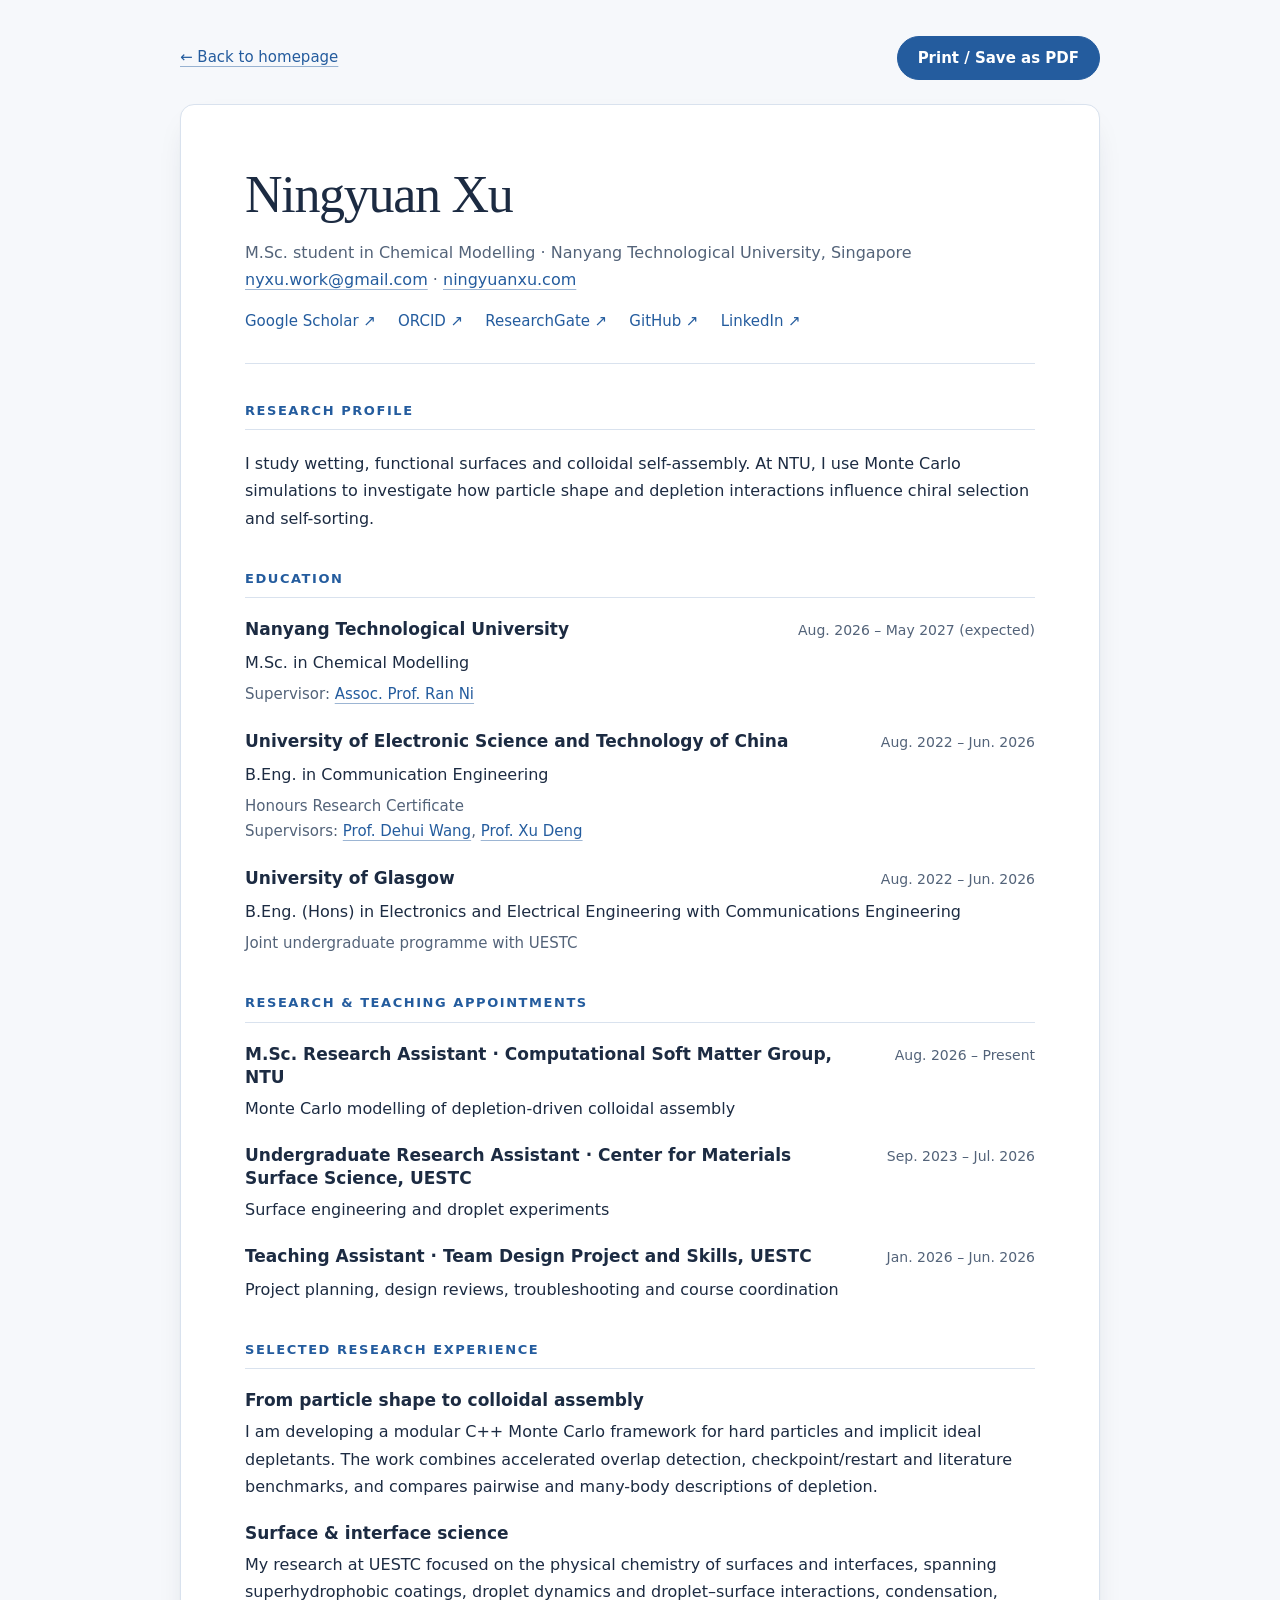
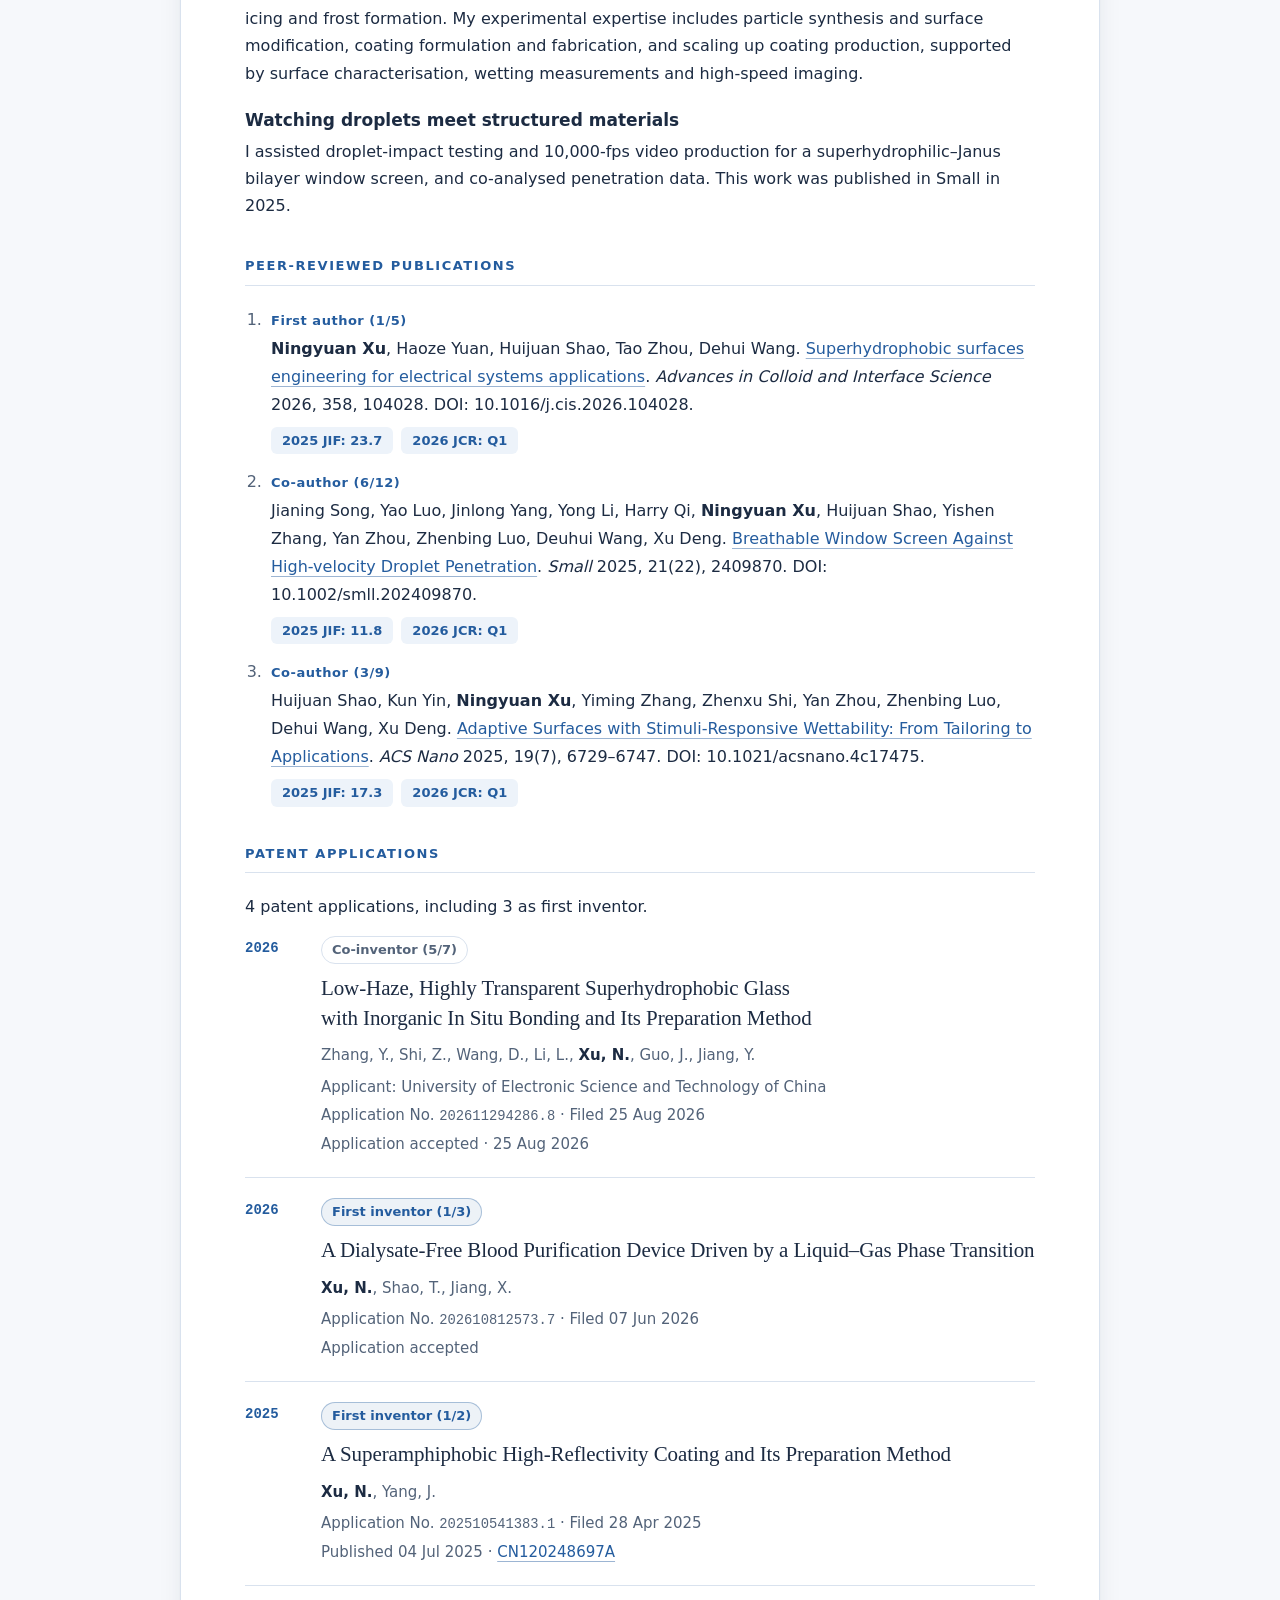
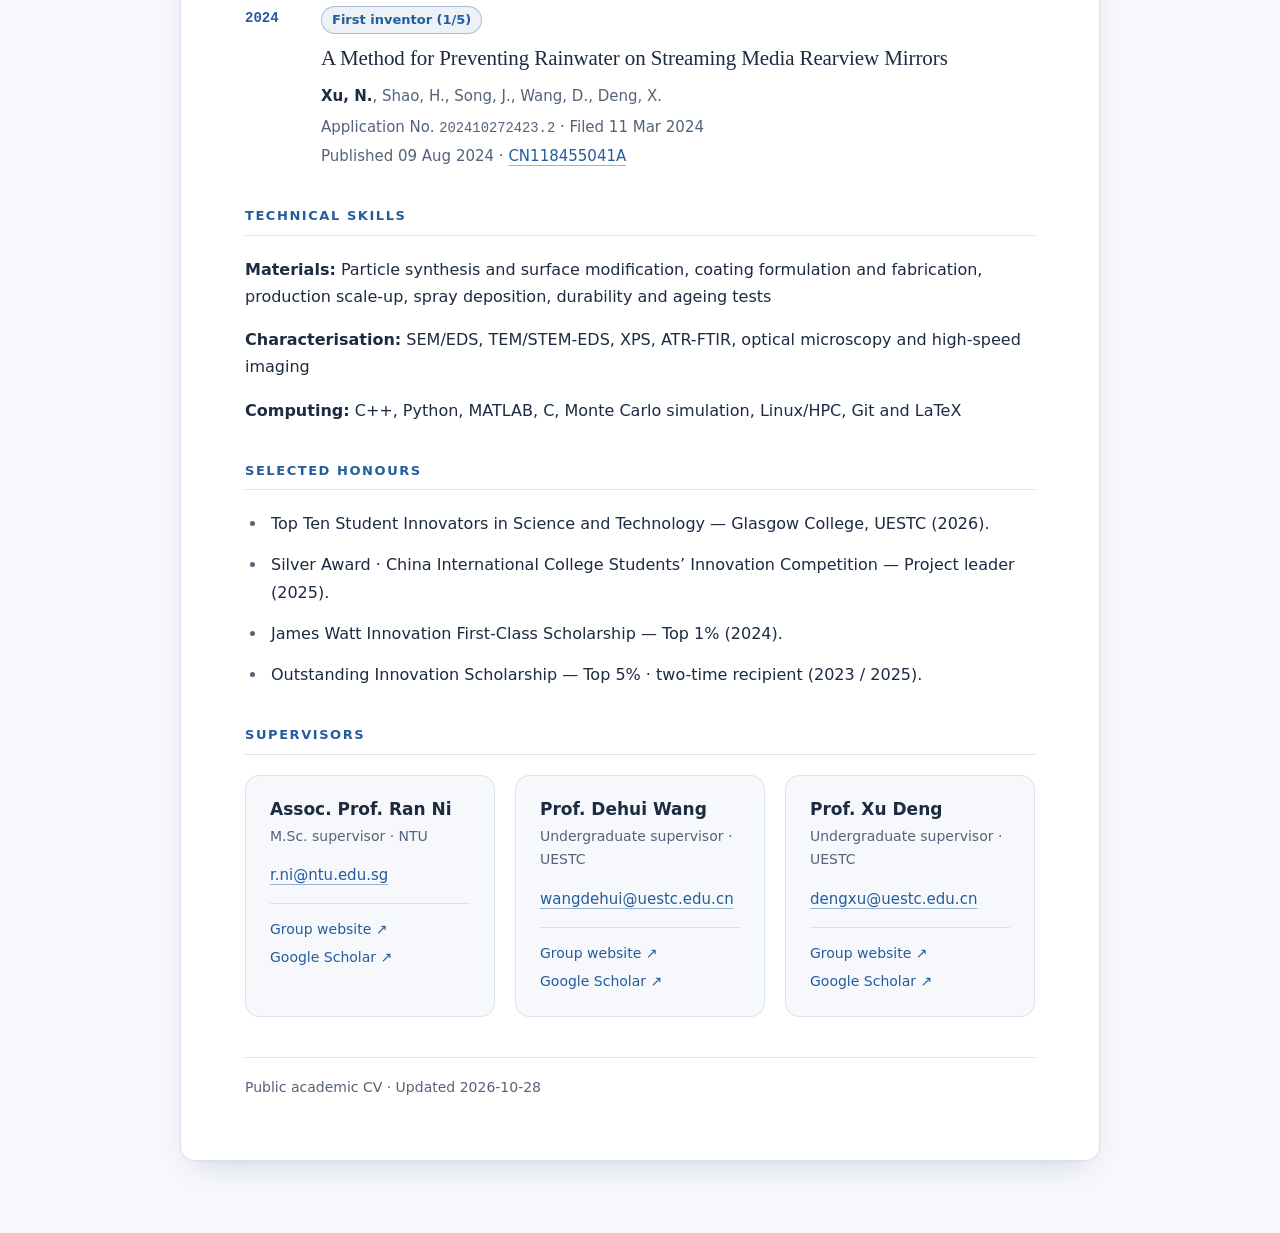
<file: cv.html>
<!doctype html>
<html lang="en">
<head>
  <meta charset="utf-8">
  <meta name="viewport" content="width=device-width, initial-scale=1">
  <title>Ningyuan Xu | Academic CV</title>
  <meta name="description" content="Ningyuan Xu — M.Sc. student at Nanyang Technological University, working on surface science, wetting and depletion-driven colloidal assembly.">
  <meta name="author" content="Ningyuan Xu">
  <meta name="theme-color" content="#f6f8fb" data-light="#f6f8fb" data-dark="#0f1a2b">
  <meta name="color-scheme" content="light dark">
  <script>(function(){var d=document.documentElement,t=null;try{t=localStorage.getItem('nx-theme')}catch(e){}if(t!=='light'&&t!=='dark'){t=window.matchMedia&&matchMedia('(prefers-color-scheme: dark)').matches?'dark':'light'}d.dataset.theme=t;d.classList.add('js-ready')})()</script>
  <link rel="canonical" href="https://ningyuanxu.com/cv.html">
  <link rel="icon" href="assets/images/favicon.svg?v=b222eb629ed3" type="image/svg+xml">
  <link rel="stylesheet" href="assets/css/style.css?v=4603ad6f7c7d">
  <meta property="og:type" content="website">
  <meta property="og:title" content="Ningyuan Xu | Academic CV">
  <meta property="og:description" content="Ningyuan Xu — M.Sc. student at Nanyang Technological University, working on surface science, wetting and depletion-driven colloidal assembly.">
  <meta property="og:url" content="https://ningyuanxu.com/cv.html">
  <meta property="og:image" content="https://ningyuanxu.com/assets/images/social-card.png?v=10083ef6175c">
  <meta property="og:image:width" content="1200">
  <meta property="og:image:height" content="630">
  <meta property="og:image:alt" content="Ningyuan Xu — Surface science and computational soft matter">
  <meta name="twitter:card" content="summary_large_image">
  <script type="application/ld+json">{"@context": "https://schema.org", "@type": "Person", "name": "Ningyuan Xu", "alternateName": "徐宁远", "url": "https://ningyuanxu.com/", "jobTitle": "M.Sc. student in Chemical Modelling", "affiliation": {"@type": "CollegeOrUniversity", "name": "Nanyang Technological University"}, "sameAs": ["https://scholar.google.com.hk/citations?user=4yB6phkAAAAJ&hl=en", "https://orcid.org/0009-0001-2545-4370", "https://www.researchgate.net/profile/Xu-Ningyuan?ev=hdr_xprf", "https://github.com/NingyuanXu0", "https://www.linkedin.com/in/ningyuan-xu-b059a7284/"], "knowsAbout": ["Wetting & interfacial transport", "Functional surface coatings", "Particle geometry & self-assembly", "Monte Carlo simulation"]}</script>
  <script src="assets/js/main.js?v=365ac3b0015d" defer></script>
  <meta name="ga4-measurement-id" content="G-VTM1PGWZ71">
  <script src="assets/js/analytics.js?v=02d1fb3fa1d0" defer></script>
</head>
<body id="top"><main class="wrap cv-page">
    <div class="cv-toolbar"><a href="index.html" class="text-link">← Back to homepage</a><button type="button" class="button" data-print>Print / Save as PDF</button></div>
    <article class="cv-sheet">
    <header class="cv-head"><h1>Ningyuan Xu</h1><p>M.Sc. student in Chemical Modelling · Nanyang Technological University, Singapore<br><a href="mailto:nyxu.work@gmail.com">nyxu.work@gmail.com</a> · <a href="https://ningyuanxu.com">ningyuanxu.com</a></p><div class="cv-profiles"><a href="https://scholar.google.com.hk/citations?user=4yB6phkAAAAJ&amp;hl=en" target="_blank" rel="noopener noreferrer" class="" >Google Scholar ↗</a><a href="https://orcid.org/0009-0001-2545-4370" target="_blank" rel="noopener noreferrer" class="" >ORCID ↗</a><a href="https://www.researchgate.net/profile/Xu-Ningyuan?ev=hdr_xprf" target="_blank" rel="noopener noreferrer" class="" >ResearchGate ↗</a><a href="https://github.com/NingyuanXu0" target="_blank" rel="noopener noreferrer" class="" >GitHub ↗</a><a href="https://www.linkedin.com/in/ningyuan-xu-b059a7284/" target="_blank" rel="noopener noreferrer" class="" >LinkedIn ↗</a></div></header>
    <section class="cv-section"><h2>Research profile</h2><p>I study wetting, functional surfaces and colloidal self-assembly. At NTU, I use Monte Carlo simulations to investigate how particle shape and depletion interactions influence chiral selection and self-sorting.</p></section>
    <section class="cv-section"><h2>Education</h2><div class="cv-entry"><h3>Nanyang Technological University</h3><time>Aug. 2026 – May 2027 (expected)</time><p>M.Sc. in Chemical Modelling</p><p>Supervisor: <a href="https://www3.ntu.edu.sg/home/r.ni/" target="_blank" rel="noopener noreferrer" class="" >Assoc. Prof. Ran Ni</a></p></div><div class="cv-entry"><h3>University of Electronic Science and Technology of China</h3><time>Aug. 2022 – Jun. 2026</time><p>B.Eng. in Communication Engineering</p><p>Honours Research Certificate<br>Supervisors: <a href="https://www.x-mol.com/groups/dengxu?lang=en" target="_blank" rel="noopener noreferrer" class="" >Prof. Dehui Wang</a>, <a href="https://www.x-mol.com/groups/dengxu?lang=en" target="_blank" rel="noopener noreferrer" class="" >Prof. Xu Deng</a></p></div><div class="cv-entry"><h3>University of Glasgow</h3><time>Aug. 2022 – Jun. 2026</time><p>B.Eng. (Hons) in Electronics and Electrical Engineering with Communications Engineering</p><p>Joint undergraduate programme with UESTC</p></div></section>
    <section class="cv-section"><h2>Research &amp; teaching appointments</h2><div class="cv-entry"><h3>M.Sc. Research Assistant · Computational Soft Matter Group, NTU</h3><time>Aug. 2026 – Present</time><p>Monte Carlo modelling of depletion-driven colloidal assembly</p></div><div class="cv-entry"><h3>Undergraduate Research Assistant · Center for Materials Surface Science, UESTC</h3><time>Sep. 2023 – Jul. 2026</time><p>Surface engineering and droplet experiments</p></div><div class="cv-entry"><h3>Teaching Assistant · Team Design Project and Skills, UESTC</h3><time>Jan. 2026 – Jun. 2026</time><p>Project planning, design reviews, troubleshooting and course coordination</p></div></section>
    <section class="cv-section"><h2>Selected research experience</h2><div class="cv-entry"><h3>From particle shape to colloidal assembly</h3><p>I am developing a modular C++ Monte Carlo framework for hard particles and implicit ideal depletants. The work combines accelerated overlap detection, checkpoint/restart and literature benchmarks, and compares pairwise and many-body descriptions of depletion.</p></div><div class="cv-entry"><h3>Surface &amp; interface science</h3><p>My research at UESTC focused on the physical chemistry of surfaces and interfaces, spanning superhydrophobic coatings, droplet dynamics and droplet–surface interactions, condensation, icing and frost formation. My experimental expertise includes particle synthesis and surface modification, coating formulation and fabrication, and scaling up coating production, supported by surface characterisation, wetting measurements and high-speed imaging.</p></div><div class="cv-entry"><h3>Watching droplets meet structured materials</h3><p>I assisted droplet-impact testing and 10,000-fps video production for a superhydrophilic–Janus bilayer window screen, and co-analysed penetration data. This work was published in Small in 2025.</p></div></section>
    <section class="cv-section"><h2>Peer-reviewed publications</h2><ol class="cv-list"><li class="cv-publication"><p class="cv-authorship">First author (1/5)</p><strong>Ningyuan Xu</strong>, Haoze Yuan, Huijuan Shao, Tao Zhou, Dehui Wang. <a href="https://doi.org/10.1016/j.cis.2026.104028" target="_blank" rel="noopener noreferrer" class="" >Superhydrophobic surfaces engineering for electrical systems applications</a>. <em>Advances in Colloid and Interface Science</em> 2026, 358, 104028. DOI: 10.1016/j.cis.2026.104028.<p class="journal-metrics"><a href="https://www.sciencedirect.com/journal/advances-in-colloid-and-interface-science" target="_blank" rel="noopener noreferrer" class="" title="Journal Impact Factor; opens metric source">2025 JIF: 23.7</a><span aria-hidden="true"> · </span><a href="https://referencecitationanalysis.com/InCiteJournalInfo?id=1178" target="_blank" rel="noopener noreferrer" class="" title="Journal Citation Reports quartile; opens source">2026 JCR: Q1</a></p></li><li class="cv-publication"><p class="cv-authorship">Co-author (6/12)</p>Jianing Song, Yao Luo, Jinlong Yang, Yong Li, Harry Qi, <strong>Ningyuan Xu</strong>, Huijuan Shao, Yishen Zhang, Yan Zhou, Zhenbing Luo, Deuhui Wang, Xu Deng. <a href="https://doi.org/10.1002/smll.202409870" target="_blank" rel="noopener noreferrer" class="" >Breathable Window Screen Against High-velocity Droplet Penetration</a>. <em>Small</em> 2025, 21(22), 2409870. DOI: 10.1002/smll.202409870.<p class="journal-metrics"><a href="https://onlinelibrary.wiley.com/journal/16136829" target="_blank" rel="noopener noreferrer" class="" title="Journal Impact Factor; opens metric source">2025 JIF: 11.8</a><span aria-hidden="true"> · </span><a href="https://manusights.com/blog/small-impact-factor" target="_blank" rel="noopener noreferrer" class="" title="Journal Citation Reports quartile; opens source">2026 JCR: Q1</a></p></li><li class="cv-publication"><p class="cv-authorship">Co-author (3/9)</p>Huijuan Shao, Kun Yin, <strong>Ningyuan Xu</strong>, Yiming Zhang, Zhenxu Shi, Yan Zhou, Zhenbing Luo, Dehui Wang, Xu Deng. <a href="https://doi.org/10.1021/acsnano.4c17475" target="_blank" rel="noopener noreferrer" class="" >Adaptive Surfaces with Stimuli-Responsive Wettability: From Tailoring to Applications</a>. <em>ACS Nano</em> 2025, 19(7), 6729–6747. DOI: 10.1021/acsnano.4c17475.<p class="journal-metrics"><a href="https://manusights.com/blog/acs-nano-impact-factor" target="_blank" rel="noopener noreferrer" class="" title="Journal Impact Factor; opens metric source">2025 JIF: 17.3</a><span aria-hidden="true"> · </span><a href="https://manusights.com/blog/acs-nano-impact-factor" target="_blank" rel="noopener noreferrer" class="" title="Journal Citation Reports quartile; opens source">2026 JCR: Q1</a></p></li></ol></section>
    <section class="cv-section"><h2>Patent applications</h2><p>4 patent applications, including 3 as first inventor.</p><div class="patent-list"><article class="patent" id="xu2026glass">
          <div class="pub-year">2026</div>
          <div class="patent-body">
            <div class="pub-kicker"><span class="author-role">Co-inventor (5/7)</span></div>
            <h3 class="patent-title">Low-Haze, Highly Transparent Superhydrophobic Glass with Inorganic In Situ Bonding and Its Preparation Method</h3>
            <p class="authors">Zhang, Y., Shi, Z., Wang, D., Li, L., <strong>Xu, N.</strong>, Guo, J., Jiang, Y.</p>
            <p class="patent-record">Applicant: University of Electronic Science and Technology of China</p>
            <p class="patent-record">Application No. <span class="record-number">202611294286.8</span> · Filed 25 Aug 2026</p>
            <p class="patent-record">Application accepted · 25 Aug 2026</p>
          </div>
        </article><article class="patent" id="xu2026purification">
          <div class="pub-year">2026</div>
          <div class="patent-body">
            <div class="pub-kicker"><span class="author-role is-lead">First inventor (1/3)</span></div>
            <h3 class="patent-title">A Dialysate-Free Blood Purification Device Driven by a Liquid–Gas Phase Transition</h3>
            <p class="authors"><strong>Xu, N.</strong>, Shao, T., Jiang, X.</p>
            <p class="patent-record">Application No. <span class="record-number">202610812573.7</span> · Filed 07 Jun 2026</p>
            <p class="patent-record">Application accepted</p>
          </div>
        </article><article class="patent" id="xu2025coating">
          <div class="pub-year">2025</div>
          <div class="patent-body">
            <div class="pub-kicker"><span class="author-role is-lead">First inventor (1/2)</span></div>
            <h3 class="patent-title"><a href="https://patents.google.com/patent/CN120248697A/en" target="_blank" rel="noopener noreferrer" class="" >A Superamphiphobic High-Reflectivity Coating and Its Preparation Method</a></h3>
            <p class="authors"><strong>Xu, N.</strong>, Yang, J.</p>
            <p class="patent-record">Application No. <span class="record-number">202510541383.1</span> · Filed 28 Apr 2025</p>
            <p class="patent-record">Published 04 Jul 2025 · <a href="https://patents.google.com/patent/CN120248697A/en" target="_blank" rel="noopener noreferrer" class="" >CN120248697A</a></p>
          </div>
        </article><article class="patent" id="xu2024mirrors">
          <div class="pub-year">2024</div>
          <div class="patent-body">
            <div class="pub-kicker"><span class="author-role is-lead">First inventor (1/5)</span></div>
            <h3 class="patent-title"><a href="https://patents.google.com/patent/CN118455041A/en" target="_blank" rel="noopener noreferrer" class="" >A Method for Preventing Rainwater on Streaming Media Rearview Mirrors</a></h3>
            <p class="authors"><strong>Xu, N.</strong>, Shao, H., Song, J., Wang, D., Deng, X.</p>
            <p class="patent-record">Application No. <span class="record-number">202410272423.2</span> · Filed 11 Mar 2024</p>
            <p class="patent-record">Published 09 Aug 2024 · <a href="https://patents.google.com/patent/CN118455041A/en" target="_blank" rel="noopener noreferrer" class="" >CN118455041A</a></p>
          </div>
        </article></div></section>
    <section class="cv-section"><h2>Technical skills</h2><p><strong>Materials:</strong> Particle synthesis and surface modification, coating formulation and fabrication, production scale-up, spray deposition, durability and ageing tests</p><p><strong>Characterisation:</strong> SEM/EDS, TEM/STEM-EDS, XPS, ATR-FTIR, optical microscopy and high-speed imaging</p><p><strong>Computing:</strong> C++, Python, MATLAB, C, Monte Carlo simulation, Linux/HPC, Git and LaTeX</p></section>
    <section class="cv-section"><h2>Selected honours</h2><ul class="cv-list"><li>Top Ten Student Innovators in Science and Technology — Glasgow College, UESTC (2026).</li><li>Silver Award · China International College Students’ Innovation Competition — Project leader (2025).</li><li>James Watt Innovation First-Class Scholarship — Top 1% (2024).</li><li>Outstanding Innovation Scholarship — Top 5% · two-time recipient (2023 / 2025).</li></ul></section>
    <section class="cv-section"><h2>Supervisors</h2><div class="supervisor-grid"><article class="supervisor" id="supervisor-ran-ni">
          <h3>Assoc. Prof. Ran Ni</h3>
          <p class="supervisor-role">M.Sc. supervisor · NTU</p>
          <a class="supervisor-email" href="mailto:r.ni@ntu.edu.sg">r.ni@ntu.edu.sg</a>
          <div class="supervisor-links"><a href="https://www3.ntu.edu.sg/home/r.ni/" target="_blank" rel="noopener noreferrer" class="" >Group website ↗</a><a href="https://scholar.google.com/citations?user=BGIQc1IAAAAJ&amp;hl=en" target="_blank" rel="noopener noreferrer" class="" >Google Scholar ↗</a></div>
        </article><article class="supervisor" id="supervisor-dehui-wang">
          <h3>Prof. Dehui Wang</h3>
          <p class="supervisor-role">Undergraduate supervisor · UESTC</p>
          <a class="supervisor-email" href="mailto:wangdehui@uestc.edu.cn">wangdehui@uestc.edu.cn</a>
          <div class="supervisor-links"><a href="https://www.x-mol.com/groups/dengxu?lang=en" target="_blank" rel="noopener noreferrer" class="" >Group website ↗</a><a href="https://scholar.google.com/citations?user=SnQ4zFAAAAAJ&amp;hl=en" target="_blank" rel="noopener noreferrer" class="" >Google Scholar ↗</a></div>
        </article><article class="supervisor" id="supervisor-xu-deng">
          <h3>Prof. Xu Deng</h3>
          <p class="supervisor-role">Undergraduate supervisor · UESTC</p>
          <a class="supervisor-email" href="mailto:dengxu@uestc.edu.cn">dengxu@uestc.edu.cn</a>
          <div class="supervisor-links"><a href="https://www.x-mol.com/groups/dengxu?lang=en" target="_blank" rel="noopener noreferrer" class="" >Group website ↗</a><a href="https://scholar.google.com/citations?user=Z3RzWoQAAAAJ&amp;hl=en" target="_blank" rel="noopener noreferrer" class="" >Google Scholar ↗</a></div>
        </article></div></section>
    <p class="cv-footnote">Public academic CV · Updated 2026-10-28</p>
    </article>
  </main><div class="live-message" role="status" aria-live="polite" aria-atomic="true"></div></body></html>
</file>
<file: assets/css/style.css>
/* ==========================================================================
   Ningyuan Xu — academic homepage
   System fonts only (no network requests), light/dark themes, print-ready CV.

   1. Tokens            6. Publications & patents   11. CV page
   2. Base              7. Background               12. Motion
   3. Header            8. Interests                13. Responsive
   4. Hero              9. Contact & guestbook      14. Print
   5. Sections         10. Footer & toast
   ========================================================================== */

/* 1. Tokens ---------------------------------------------------------------- */
:root {
  color-scheme: light;
  --paper: #f6f8fb;
  --surface: #ffffff;
  --ink: #1c2b42;
  --muted: #536379;
  --accent: #245c9e;
  --accent-strong: #1b4a82;
  --on-accent: #ffffff;
  --line: #d9e2ee;
  --line-strong: #c3d1e2;
  --soft: #edf3fa;
  --tint: rgba(36, 92, 158, .08);
  --glow: rgba(36, 92, 158, .13);
  --header-bg: rgba(246, 248, 251, .84);
  --selection-bg: #cfe1fa;
  --selection-ink: #173b68;
  --shadow-sm: 0 1px 2px rgba(28, 43, 66, .05);
  --shadow-md: 0 1px 2px rgba(28, 43, 66, .04), 0 14px 32px -16px rgba(28, 43, 66, .22);

  --serif: Georgia, 'Iowan Old Style', 'Times New Roman', 'Songti SC', 'Noto Serif CJK SC', serif;
  --sans: system-ui, -apple-system, 'Segoe UI', Roboto, 'Helvetica Neue', Arial, 'PingFang SC', 'Hiragino Sans GB', 'Microsoft YaHei', sans-serif;
  --mono: ui-monospace, 'SFMono-Regular', Menlo, Consolas, 'Liberation Mono', monospace;

  --radius: 14px;
  --radius-sm: 8px;
  --header-h: 68px;
}
[data-theme='dark'] {
  color-scheme: dark;
  --paper: #0f1a2b;
  --surface: #162338;
  --ink: #e8eef7;
  --muted: #a9bad1;
  --accent: #8fbcf2;
  --accent-strong: #b5d3f8;
  --on-accent: #0f1a2b;
  --line: #2b3d57;
  --line-strong: #3a5072;
  --soft: #1c2e47;
  --tint: rgba(143, 188, 242, .11);
  --glow: rgba(143, 188, 242, .1);
  --header-bg: rgba(15, 26, 43, .82);
  --selection-bg: #2f5587;
  --selection-ink: #f2f7fd;
  --shadow-sm: 0 1px 2px rgba(0, 0, 0, .25);
  --shadow-md: 0 1px 2px rgba(0, 0, 0, .25), 0 16px 36px -18px rgba(0, 0, 0, .6);
}
/* Without JavaScript there is no data-theme attribute: follow the system setting. */
@media (prefers-color-scheme: dark) {
  :root:not([data-theme]) {
    color-scheme: dark;
    --paper: #0f1a2b;
    --surface: #162338;
    --ink: #e8eef7;
    --muted: #a9bad1;
    --accent: #8fbcf2;
    --accent-strong: #b5d3f8;
    --on-accent: #0f1a2b;
    --line: #2b3d57;
    --line-strong: #3a5072;
    --soft: #1c2e47;
    --tint: rgba(143, 188, 242, .11);
    --glow: rgba(143, 188, 242, .1);
    --header-bg: rgba(15, 26, 43, .82);
    --selection-bg: #2f5587;
    --selection-ink: #f2f7fd;
    --shadow-sm: 0 1px 2px rgba(0, 0, 0, .25);
    --shadow-md: 0 1px 2px rgba(0, 0, 0, .25), 0 16px 36px -18px rgba(0, 0, 0, .6);
  }
}

/* 2. Base ------------------------------------------------------------------ */
*, *::before, *::after { box-sizing: border-box; }
html { scroll-behavior: smooth; scroll-padding-top: calc(var(--header-h) + 24px); -webkit-text-size-adjust: 100%; text-size-adjust: 100%; }
body {
  margin: 0;
  background: var(--paper);
  color: var(--ink);
  font: 1.0625rem/1.7 var(--sans);
  -webkit-font-smoothing: antialiased;
  -moz-osx-font-smoothing: grayscale;
  text-rendering: optimizeLegibility;
}
a { color: var(--accent); text-decoration-thickness: 1px; text-underline-offset: 4px; text-decoration-color: color-mix(in srgb, currentColor 45%, transparent); transition: color .15s ease, text-decoration-color .15s ease; }
a:hover { text-decoration-color: currentColor; }
button { font: inherit; }
button, summary { cursor: pointer; }
button, a, summary { -webkit-tap-highlight-color: transparent; }
:where(button, a, summary):focus-visible { outline: 2px solid var(--accent); outline-offset: 4px; border-radius: 4px; }
p { margin: 0 0 1rem; }
h1, h2, h3, h4 { margin: 0; font-weight: 600; line-height: 1.35; text-wrap: balance; }
img { display: block; max-width: 100%; }
svg { flex-shrink: 0; }
::selection { background: var(--selection-bg); color: var(--selection-ink); }

.wrap { width: min(1080px, calc(100% - 64px)); margin-inline: auto; }
.skip { position: fixed; top: 10px; left: 10px; z-index: 100; padding: 10px 16px; border-radius: var(--radius-sm); background: var(--surface); box-shadow: var(--shadow-md); transform: translateY(-200%); }
.skip:focus { transform: none; }
.text-link { font-size: .9375rem; font-weight: 500; white-space: nowrap; }

.button {
  display: inline-flex; align-items: center; justify-content: center; gap: 8px;
  min-height: 44px; padding: 9px 20px;
  border: 1px solid var(--accent); border-radius: 999px;
  background: var(--accent); color: var(--on-accent);
  font-size: .9375rem; font-weight: 600; line-height: 1.4; text-decoration: none;
  transition: background-color .15s ease, border-color .15s ease, color .15s ease, box-shadow .15s ease;
}
.button:hover { background: var(--accent-strong); border-color: var(--accent-strong); box-shadow: var(--shadow-md); }
.button-ghost { background: transparent; color: var(--accent); border-color: var(--line-strong); }
.button-ghost:hover { background: var(--tint); border-color: var(--accent); color: var(--accent); box-shadow: none; }

/* Disclosure widgets share one chevron treatment. */
summary { list-style: none; }
summary::-webkit-details-marker { display: none; }
.bibtex summary, .academic-emails summary {
  display: inline-flex; align-items: center; gap: 10px;
  padding-block: 6px; color: var(--accent); font-size: .9375rem; font-weight: 600; user-select: none;
}
.bibtex summary::before, .academic-emails summary::before {
  content: ''; width: 7px; height: 7px; margin-left: 2px;
  border-right: 1.5px solid currentColor; border-bottom: 1.5px solid currentColor;
  transform: rotate(-45deg); transition: transform .2s ease;
}
details[open] > summary::before { transform: translateY(-2px) rotate(45deg); }

/* 3. Header ---------------------------------------------------------------- */
.site-header {
  position: sticky; top: 0; z-index: 20;
  border-bottom: 1px solid var(--line);
  background: var(--header-bg);
  -webkit-backdrop-filter: saturate(170%) blur(14px);
  backdrop-filter: saturate(170%) blur(14px);
}
.header-inner { display: flex; align-items: center; gap: 20px; min-height: var(--header-h); }
.brand { color: var(--ink); font: 400 1.375rem/1.3 var(--serif); letter-spacing: -.01em; text-decoration: none; white-space: nowrap; }
.brand:hover { color: var(--accent); }
.site-nav { display: flex; align-items: center; gap: 2px; margin-left: auto; }
.site-nav a {
  padding: 7px 11px; border-radius: 999px;
  color: var(--muted); font-size: .9375rem; font-weight: 500; line-height: 1.4; text-decoration: none; white-space: nowrap;
  transition: color .15s ease, background-color .15s ease, border-color .15s ease;
}
.site-nav a:hover { color: var(--ink); background: var(--tint); }
.site-nav a[aria-current='location'] { color: var(--accent); background: var(--tint); }
.site-nav .nav-cv { margin-left: 8px; border: 1px solid var(--line-strong); color: var(--ink); }
.site-nav .nav-cv:hover { border-color: var(--accent); color: var(--accent); }
.header-controls { display: flex; gap: 8px; }
.icon-button {
  width: 40px; height: 40px; padding: 0; place-items: center;
  border: 1px solid var(--line); border-radius: 50%;
  background: transparent; color: var(--ink);
  transition: background-color .15s ease, border-color .15s ease, color .15s ease;
}
.icon-button:hover { border-color: var(--accent); background: var(--tint); color: var(--accent); }
.theme-toggle, .menu-toggle { display: none; }
.js-ready .theme-toggle { display: grid; }
.icon-sun, .icon-close { display: none; }
[data-theme='dark'] .icon-sun { display: block; }
[data-theme='dark'] .icon-moon { display: none; }
.menu-toggle[aria-expanded='true'] .icon-close { display: block; }
.menu-toggle[aria-expanded='true'] .icon-menu { display: none; }

/* Reading progress along the header edge, where scroll-driven animations exist. */
@supports (animation-timeline: scroll()) {
  .site-header::after {
    content: ''; position: absolute; left: 0; bottom: -1px; width: 100%; height: 2px;
    background: var(--accent); transform: scaleX(0); transform-origin: 0 50%;
    animation: reading-progress linear both; animation-timeline: scroll(root);
  }
  @keyframes reading-progress { to { transform: scaleX(1); } }
}

/* 4. Hero ------------------------------------------------------------------ */
.hero { position: relative; isolation: isolate; padding: clamp(44px, 8vw, 92px) 0 clamp(40px, 6vw, 64px); border-bottom: 1px solid var(--line); }
/* Decorative only: a dot lattice and soft glow echoing the site's line illustrations. */
.hero::before, .hero::after { content: ''; position: absolute; z-index: -1; pointer-events: none; }
.hero::before {
  inset: 0 0 0 38%;
  background-image: radial-gradient(circle, var(--line-strong) 1.1px, transparent 1.3px);
  background-size: 22px 22px;
  -webkit-mask-image: radial-gradient(ellipse 72% 78% at 72% 42%, #000 8%, transparent 72%);
  mask-image: radial-gradient(ellipse 72% 78% at 72% 42%, #000 8%, transparent 72%);
}
.hero::after {
  top: 6%; right: 0; width: min(460px, 60%); aspect-ratio: 1; border-radius: 50%;
  background: radial-gradient(closest-side, var(--glow), transparent);
}
.hero h1 {
  display: flex; flex-wrap: wrap; align-items: baseline; gap: 6px 18px;
  margin-bottom: 14px;
  font: 400 clamp(2.75rem, 6.2vw, 4.25rem)/1.1 var(--serif); letter-spacing: -.03em;
}
.native-name { font: 400 .5em/1.4 'Songti SC', 'Noto Serif CJK SC', SimSun, serif; letter-spacing: 0; color: var(--muted); white-space: nowrap; }
.subtitle { margin-bottom: 24px; color: var(--accent); font: 400 clamp(1.375rem, 2.7vw, 1.75rem)/1.4 var(--serif); letter-spacing: -.005em; }
.hero-intro { max-width: 62ch; margin-bottom: 30px; font-size: 1.1875rem; line-height: 1.75; }
.hero-links, .profile-links { display: flex; flex-wrap: wrap; align-items: center; }
.hero-links { gap: 12px; }
.hero-links a { overflow-wrap: anywhere; }
.profile-links { gap: 8px; margin-top: 20px; }
.profile-links a {
  padding: 5px 14px; border: 1px solid var(--line); border-radius: 999px;
  background: var(--surface); color: var(--muted);
  font-size: .875rem; font-weight: 500; text-decoration: none;
  transition: color .15s ease, border-color .15s ease, background-color .15s ease;
}
.profile-links a:hover { border-color: var(--accent); color: var(--accent); }

/* 5. Sections -------------------------------------------------------------- */
main { counter-reset: section; }
.section { padding: clamp(44px, 6.5vw, 68px) 0; border-bottom: 1px solid var(--line); }
.section-top { display: flex; align-items: baseline; justify-content: space-between; flex-wrap: wrap; gap: 10px 24px; margin-bottom: 28px; }
.section h2 { display: flex; align-items: baseline; gap: 14px; font: 400 clamp(1.75rem, 3.2vw, 2.125rem)/1.25 var(--serif); letter-spacing: -.02em; }
.section h2::before {
  counter-increment: section;
  content: counter(section, decimal-leading-zero);
  content: counter(section, decimal-leading-zero) / '';
  color: var(--accent); font: 600 .8125rem/1 var(--mono); letter-spacing: .06em;
}
.section-intro { margin: -12px 0 22px; color: var(--muted); }

.research-list { display: grid; grid-template-columns: repeat(2, minmax(0, 1fr)); gap: 24px; }
.research-card {
  position: relative; min-width: 0; overflow: hidden;
  padding: 30px 28px 28px;
  border: 1px solid var(--line); border-radius: var(--radius);
  background: var(--surface); box-shadow: var(--shadow-sm);
}
.research-card::before { content: ''; position: absolute; inset: 0 0 auto; height: 3px; background: linear-gradient(90deg, var(--accent), transparent 85%); }
.research-context { display: flex; align-items: center; gap: 9px; margin-bottom: 10px; color: var(--accent); font-size: .8125rem; font-weight: 600; letter-spacing: .02em; }
.research-context::before { content: ''; width: 6px; height: 6px; border-radius: 50%; background: currentColor; }
.research-card h3 { margin-bottom: 12px; font: 400 1.4375rem/1.35 var(--serif); letter-spacing: -.01em; }
.research-card > p:not(.research-context) { color: var(--muted); font-size: 1rem; }
.research-card > p:last-child { margin: 0; }

/* 6. Publications & patents ------------------------------------------------ */
.publications-list, .patent-list { border: 1px solid var(--line); border-radius: var(--radius); background: var(--surface); box-shadow: var(--shadow-sm); }
.publication, .patent { display: grid; grid-template-columns: 56px minmax(0, 1fr); gap: 20px; padding: 28px; border-bottom: 1px solid var(--line); }
.publication:last-child, .patent:last-child { border-bottom: 0; }
.pub-year { padding-top: 1px; color: var(--accent); font: 600 .875rem/1.7 var(--mono); font-variant-numeric: tabular-nums; }
.pub-body, .patent-body { min-width: 0; }
.pub-kicker { display: flex; flex-wrap: wrap; align-items: center; gap: 8px 12px; margin-bottom: 10px; color: var(--muted); font-size: .75rem; font-weight: 700; letter-spacing: .09em; text-transform: uppercase; }
.author-role { padding: 2px 10px; border: 1px solid var(--line); border-radius: 999px; color: var(--muted); font-size: .8125rem; font-weight: 600; letter-spacing: 0; text-transform: none; }
.author-role.is-lead { border-color: color-mix(in srgb, var(--accent) 35%, transparent); background: var(--tint); color: var(--accent); }
.pub-title, .patent-title { margin-bottom: 10px; font: 400 1.3125rem/1.4 var(--serif); letter-spacing: -.005em; }
.pub-title a, .patent-title a { color: var(--ink); text-decoration: none; }
.pub-title a:hover, .patent-title a:hover { color: var(--accent); text-decoration: underline; text-decoration-color: currentColor; }
.authors { margin-bottom: 6px; color: var(--muted); font-size: .9375rem; line-height: 1.7; }
.authors strong { color: var(--ink); font-weight: 700; }
.journal { margin-bottom: 12px; font-size: 1rem; }
.journal-metrics { display: flex; flex-wrap: wrap; gap: 8px; margin-bottom: 10px; }
.journal-metrics > span { display: none; }
.journal-metrics a {
  padding: 3px 10px; border: 1px solid transparent; border-radius: 6px;
  background: var(--soft); color: var(--accent);
  font-size: .8125rem; font-weight: 600; line-height: 1.5; font-variant-numeric: tabular-nums; text-decoration: none;
  transition: border-color .15s ease;
}
.journal-metrics a:hover { border-color: var(--accent); }
.bibtex pre {
  max-width: 100%; margin: 12px 0 12px; padding: 18px 20px;
  border: 1px solid var(--line); border-radius: 10px; background: var(--soft);
  font: .8125rem/1.75 var(--mono); white-space: pre-wrap; overflow-wrap: anywhere; tab-size: 2;
}
.citation-actions { display: flex; flex-wrap: wrap; align-items: center; gap: 10px 20px; font-size: .9375rem; }
.copy-button, .guestbook-refresh {
  min-height: 40px; padding: 7px 16px;
  border: 1px solid var(--line-strong); border-radius: 999px;
  background: transparent; color: var(--accent);
  font-size: .875rem; font-weight: 600;
  transition: background-color .15s ease, border-color .15s ease;
}
.copy-button { display: none; }
.js-ready .copy-button { display: inline-block; }
.copy-button:hover, .guestbook-refresh:hover { border-color: var(--accent); background: var(--tint); }
.patent-record { margin-bottom: 3px; color: var(--muted); font-size: .9375rem; }
.patent-record:last-child { margin-bottom: 0; }
.record-number { font-family: var(--mono); font-size: .92em; white-space: nowrap; }

/* 7. Background ------------------------------------------------------------ */
.background-grid { display: grid; grid-template-columns: minmax(0, 1.1fr) minmax(0, 1fr); gap: 56px; }
.column-heading { margin-bottom: 24px; color: var(--muted); font-size: .8125rem; font-weight: 700; letter-spacing: .1em; text-transform: uppercase; }
.timeline { margin: 0 0 0 5px; padding: 0; list-style: none; }
.timeline li { position: relative; padding: 0 0 30px 26px; border-left: 1px solid var(--line-strong); }
.timeline li:last-child { padding-bottom: 0; border-left-color: transparent; }
.timeline li::before {
  content: ''; position: absolute; top: 7px; left: -5px; width: 9px; height: 9px; border-radius: 50%;
  background: var(--accent); box-shadow: 0 0 0 4px var(--paper);
}
.timeline time { display: block; margin-bottom: 4px; color: var(--muted); font-size: .8125rem; font-weight: 600; letter-spacing: .02em; font-variant-numeric: tabular-nums; }
.timeline h4 { margin-bottom: 4px; font-size: 1.0625rem; }
.timeline .degree { margin-bottom: 4px; font-size: 1rem; }
.timeline .note { margin: 0; color: var(--muted); font-size: .9375rem; }
.supervisors { margin-top: 44px; padding-top: 36px; border-top: 1px solid var(--line); }
.supervisor-grid { display: grid; grid-template-columns: repeat(3, minmax(0, 1fr)); gap: 20px; }
.supervisor { min-width: 0; padding: 22px 24px; border: 1px solid var(--line); border-radius: var(--radius); background: var(--surface); box-shadow: var(--shadow-sm); }
.supervisor :is(h3, h4) { margin-bottom: 4px; font-size: 1.0625rem; }
.supervisor-role { margin-bottom: 12px; color: var(--muted); font-size: .875rem; }
.supervisor-email { font-size: .9375rem; overflow-wrap: anywhere; }
.supervisor-links { display: flex; flex-wrap: wrap; gap: 4px 18px; margin-top: 14px; padding-top: 14px; border-top: 1px solid var(--line); font-size: .875rem; font-weight: 500; }
.supervisor-links a { text-decoration: none; white-space: nowrap; }
.supervisor-links a:hover { text-decoration: underline; }

/* 8. Interests ------------------------------------------------------------- */
.hobby-list { display: grid; grid-template-columns: repeat(2, minmax(0, 1fr)); gap: 14px; margin: 0; padding: 0; list-style: none; }
.hobby-list li { padding: 16px 20px; border: 1px solid var(--line); border-radius: var(--radius); background: var(--surface); box-shadow: var(--shadow-sm); color: var(--muted); font-size: 1rem; }
.hobby-list strong { color: var(--ink); font-weight: 600; }

/* 9. Contact & guestbook --------------------------------------------------- */
.contact { border-bottom: 0; }
.contact-panel {
  display: grid; grid-template-columns: minmax(0, 1fr) minmax(0, 1fr); gap: 36px;
  padding: 30px 28px; border: 1px solid var(--line); border-radius: var(--radius);
  background: var(--surface); box-shadow: var(--shadow-sm);
}
.personal-emails { display: flex; flex-direction: column; align-items: flex-start; gap: 8px; }
.personal-emails a { font: 400 1.375rem/1.4 var(--serif); overflow-wrap: anywhere; text-decoration: none; }
.personal-emails a:hover { text-decoration: underline; }
.academic-email-list { margin-top: 16px; }
.academic-email { padding-bottom: 16px; }
.academic-email:last-child { padding-bottom: 0; }
.academic-email h4 { margin-bottom: 2px; color: var(--muted); font-size: .8125rem; font-weight: 700; letter-spacing: .04em; }
.academic-email a { display: block; font-size: .9375rem; overflow-wrap: anywhere; }
.guestbook { margin-top: 20px; padding: 30px 28px; border: 1px solid var(--line); border-radius: var(--radius); background: var(--soft); }
.guestbook-heading { display: flex; align-items: baseline; justify-content: space-between; flex-wrap: wrap; gap: 10px 24px; margin-bottom: 12px; }
.guestbook-heading h3 { font: 400 1.5rem/1.3 var(--serif); letter-spacing: -.01em; }
.guestbook > p { max-width: 72ch; }
.guestbook-write { margin-top: 4px; }
.guestbook-status { margin: 24px 0 0; color: var(--muted); font-size: .9375rem; }
.guestbook-messages { margin: 0; padding: 0; list-style: none; }
.guestbook-message { margin-top: 14px; padding: 18px 20px; border: 1px solid var(--line); border-radius: 10px; background: var(--surface); overflow-wrap: anywhere; }
.guestbook-message h4 { margin-bottom: 6px; font-size: 1.0625rem; }
.guestbook-message h4 a { text-decoration: none; }
.guestbook-message h4 a:hover { text-decoration: underline; }
.guestbook-message p { margin-bottom: 8px; font-size: .9375rem; white-space: pre-line; }
.guestbook-message-meta { display: flex; flex-wrap: wrap; gap: 4px 14px; color: var(--muted); font-size: .8125rem; }
.guestbook-refresh { margin-top: 20px; background: var(--surface); }
.guestbook-refresh:disabled { cursor: progress; opacity: .65; }

/* 10. Footer & toast ------------------------------------------------------- */
.footer { padding-block: 28px; border-top: 1px solid var(--line); }
.footer-inner { display: flex; flex-wrap: wrap; justify-content: space-between; gap: 10px 24px; color: var(--muted); font-size: .875rem; }
.footer a { color: var(--muted); text-decoration: none; }
.footer a:hover { color: var(--accent); }
.live-message {
  position: fixed; bottom: 24px; left: 50%; z-index: 40; transform: translateX(-50%);
  max-width: calc(100% - 32px); padding: 11px 20px; border-radius: 999px;
  background: var(--ink); color: var(--paper); box-shadow: var(--shadow-md);
  font-size: .9375rem; font-weight: 500; text-align: center;
  animation: toast-in .25s ease both;
}
.live-message:empty { display: none; }
@keyframes toast-in { from { opacity: 0; transform: translate(-50%, 10px); } }

/* 11. CV page -------------------------------------------------------------- */
.cv-page { max-width: 920px; margin: 36px auto 72px; }
.cv-toolbar { display: flex; align-items: center; justify-content: space-between; flex-wrap: wrap; gap: 16px; margin-bottom: 24px; }
.cv-sheet { padding: clamp(28px, 6vw, 60px) clamp(22px, 6vw, 64px); border: 1px solid var(--line); border-radius: var(--radius); background: var(--surface); box-shadow: var(--shadow-md); }
.cv-head { padding-bottom: 28px; border-bottom: 1px solid var(--line); }
.cv-head h1 { margin-bottom: 14px; font: 400 clamp(2.5rem, 6vw, 3.25rem)/1.15 var(--serif); letter-spacing: -.025em; }
.cv-head p { color: var(--muted); font-size: 1rem; }
.cv-head a { overflow-wrap: anywhere; }
.cv-profiles { display: flex; flex-wrap: wrap; gap: 6px 22px; font-size: .9375rem; }
.cv-profiles a { text-decoration: none; }
.cv-profiles a:hover { text-decoration: underline; }
.cv-section { margin-top: 38px; }
.cv-section h2 { margin-bottom: 20px; padding-bottom: 10px; border-bottom: 1px solid var(--line); color: var(--accent); font-size: .8125rem; font-weight: 700; letter-spacing: .12em; text-transform: uppercase; }
.cv-section > p { font-size: 1rem; }
.cv-entry { display: grid; grid-template-columns: minmax(0, 1fr) auto; align-items: baseline; gap: 2px 24px; margin-bottom: 22px; }
.cv-entry:last-child { margin-bottom: 0; }
.cv-entry h3 { font-size: 1.0625rem; text-wrap: wrap; }
.cv-entry time { color: var(--muted); font-size: .875rem; font-variant-numeric: tabular-nums; white-space: nowrap; }
.cv-entry p { grid-column: 1 / -1; margin: 4px 0 0; font-size: 1rem; }
.cv-entry p + p { color: var(--muted); font-size: .9375rem; }
.cv-list { margin: 0; padding-left: 22px; font-size: 1rem; }
.cv-list li { margin-bottom: 14px; padding-left: 4px; }
.cv-list li:last-child { margin-bottom: 0; }
.cv-list li::marker { color: var(--muted); }
.cv-publication { line-height: 1.75; }
.cv-publication .journal-metrics { margin: 8px 0 0; }
.cv-authorship { margin-bottom: 2px; color: var(--accent); font-size: .8125rem; font-weight: 700; letter-spacing: .04em; }
.cv-page .patent-list { border: 0; border-radius: 0; background: none; box-shadow: none; }
.cv-page .patent { padding: 20px 0; }
.cv-page .patent:first-child { padding-top: 0; }
.cv-page .patent:last-child { padding-bottom: 0; }
.cv-page .supervisor { background: var(--paper); box-shadow: none; }
.cv-footnote { margin: 40px 0 0; padding-top: 18px; border-top: 1px solid var(--line); color: var(--muted); font-size: .875rem; }

/* 12. Motion --------------------------------------------------------------- */
/* main.js adds .reveal only when IntersectionObserver exists and motion is welcome. */
.reveal { opacity: 0; transform: translateY(12px); transition: opacity .45s ease, transform .45s cubic-bezier(.2, .7, .2, 1); }
.reveal.is-visible { opacity: 1; transform: none; }
@media (prefers-reduced-motion: reduce) {
  html { scroll-behavior: auto; }
  *, *::before, *::after { transition: none !important; animation: none !important; }
  .reveal { opacity: 1; transform: none; }
}

/* 13. Responsive ----------------------------------------------------------- */
@media (max-width: 980px) {
  .wrap { width: calc(100% - 48px); }
  .header-inner { flex-wrap: wrap; gap: 0 16px; min-height: 0; padding-block: calc((var(--header-h) - 44px) / 2); }
  .header-controls { margin-left: auto; }
  .icon-button { width: 44px; height: 44px; }
  .site-nav { order: 3; flex-basis: 100%; display: grid; grid-template-columns: repeat(2, minmax(0, 1fr)); gap: 4px 12px; margin: 0; padding: 10px 0 8px; }
  .site-nav a { padding: 11px 14px; border-radius: 10px; font-size: 1rem; }
  .site-nav .nav-cv { margin-left: 0; }
  .js-ready .site-nav { display: none; }
  .js-ready .site-nav.is-open { display: grid; animation: menu-in .2s ease both; }
  .js-ready .menu-toggle { display: grid; }
  .background-grid { gap: 36px; }
  .supervisor-grid { gap: 16px; }
  .supervisor { padding: 20px; }
}
@keyframes menu-in { from { opacity: 0; transform: translateY(-6px); } }
@media (max-width: 760px) {
  .research-list, .background-grid, .supervisor-grid, .contact-panel, .hobby-list { grid-template-columns: minmax(0, 1fr); }
  .research-list, .supervisor-grid { gap: 16px; }
  .background-grid { gap: 40px; }
  .contact-panel { gap: 24px; }
  .hero::before { inset: 0 0 0 20%; }
  .hero::after { opacity: .6; }
  .section-top { margin-bottom: 24px; }
}
@media (max-width: 560px) {
  body { font-size: 1rem; }
  .wrap { width: calc(100% - 36px); }
  :root { --header-h: 62px; }
  .brand { font-size: 1.25rem; }
  .hero-intro { font-size: 1.0625rem; }
  .hero-links { flex-direction: column; align-items: stretch; }
  .section h2 { gap: 10px; }
  .research-card { padding: 26px 22px 24px; }
  .publication, .patent { grid-template-columns: minmax(0, 1fr); gap: 6px; padding: 22px 20px; }
  .pub-year { padding: 0; }
  .pub-title, .patent-title { font-size: 1.1875rem; }
  .contact-panel, .guestbook { padding: 24px 20px; }
  .personal-emails a { font-size: 1.1875rem; }
  .bibtex pre { padding: 14px; }
  .cv-page { margin-block: 24px 48px; }
  .cv-entry { grid-template-columns: minmax(0, 1fr); }
  .cv-entry time { white-space: normal; }
  .cv-page .patent { padding-inline: 0; }
}

/* 14. Print ---------------------------------------------------------------- */
@media print {
  :root, [data-theme='dark'], :root:not([data-theme]) {
    color-scheme: light;
    --paper: #fff; --surface: #fff; --ink: #111; --muted: #333; --accent: #1d4e89; --on-accent: #fff;
    --line: #ccc; --line-strong: #bbb; --soft: #f5f5f5; --tint: transparent; --glow: transparent;
    --shadow-sm: none; --shadow-md: none;
  }
  body { background: #fff; font-size: 11pt; }
  .wrap { width: 100%; max-width: none; }
  .site-header, .footer, .copy-button, .live-message, .cv-toolbar, .skip, .guestbook, .hero::before, .hero::after { display: none !important; }
  .reveal { opacity: 1 !important; transform: none !important; }
  .hero { padding-block: 0 20px; }
  .hero h1 { font-size: 32pt; }
  .hero-links .button { min-height: 0; padding: 0; border: 0; background: none; color: inherit; font-weight: 400; }
  .profile-links a, .journal-metrics a { padding: 0; border: 0; background: none; }
  .journal-metrics { gap: 4px 14px; }
  .hero-intro, .section-intro, .research-card p, .cv-section > p { font-size: 11pt; }
  .section, .cv-section { margin-top: 20px; padding-block: 0 16px; }
  .section h2 { font-size: 17pt; margin-bottom: 14px; break-after: avoid; }
  .section h2::before { display: none; }
  .cv-section h2 { font-size: 10pt; margin-bottom: 12px; break-after: avoid; }
  .research-card, .supervisor, .hobby-list li, .contact-panel { padding: 0; border: 0; border-radius: 0; background: none; }
  .research-card::before { display: none; }
  .hobby-list { gap: 6px 24px; }
  .publications-list, .patent-list { border: 0; border-radius: 0; background: none; }
  .publication, .patent, .cv-page .patent { padding: 16px 0; }
  .research-card, .publication, .patent, .cv-entry, .cv-publication, .timeline li, .supervisor { break-inside: avoid; }
  .pub-title, .patent-title, .research-card h3 { font-size: 12pt; }
  .authors, .journal, .journal-metrics a, .patent-record, .cv-entry p, .cv-list, .cv-head p, .timeline .degree, .timeline .note { font-size: 11pt; }
  .pub-year, .pub-kicker, .author-role, .cv-authorship, .timeline time, .cv-entry time, .cv-profiles, .cv-footnote { font-size: 10pt; }
  .cv-page { margin: 0; }
  .cv-sheet { padding: 0; border: 0; border-radius: 0; }
  .cv-head h1 { font-size: 30pt; }
  .cv-entry { margin-bottom: 16px; }
  .cv-entry h3, .supervisor :is(h3, h4) { font-size: 11pt; }
  .supervisor-grid { grid-template-columns: repeat(3, minmax(0, 1fr)); gap: 18px; }
  .supervisor-role, .supervisor-email, .supervisor-links { font-size: 10pt; }
  .supervisor-links { flex-direction: column; border-top: 0; margin-top: 6px; padding-top: 0; }
  a { color: inherit; text-decoration: none; }
  @page { size: A4; margin: 17mm; }
}
</file>
